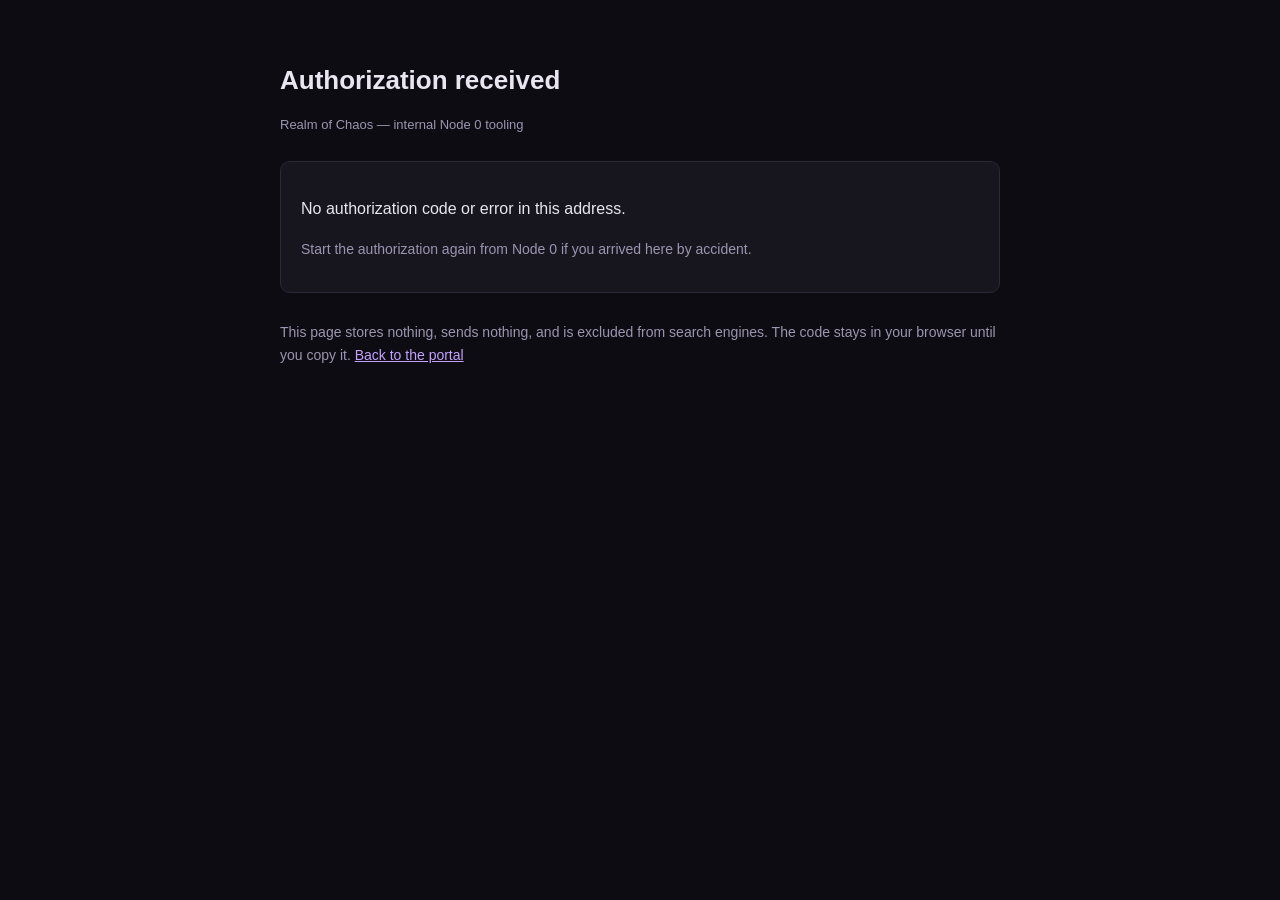
<file: patreon-callback.html>
<!DOCTYPE html>
<html lang="en">
<head>
<meta charset="utf-8" />
<meta name="viewport" content="width=device-width, initial-scale=1" />
<title>Authorization received — Realm of Chaos</title>
<meta name="robots" content="noindex,nofollow" />
<meta name="referrer" content="no-referrer" />
<style>
  :root { --bg:#0d0c13; --fg:#e9e6f2; --muted:#9c95b0; --line:#2c2838; --accent:#7e22ce; }
  body { margin:0; background:var(--bg); color:var(--fg); font:16px/1.6 -apple-system,BlinkMacSystemFont,"Segoe UI",Roboto,Helvetica,Arial,sans-serif; }
  main { max-width:720px; margin:0 auto; padding:60px 22px 90px; }
  h1 { font-size:26px; margin:0 0 4px; }
  .stamp { color:var(--muted); font-size:13px; margin-bottom:26px; }
  .card { background:#17161f; border:1px solid var(--line); border-radius:10px; padding:18px 20px; margin:18px 0; }
  code, pre { font-family:ui-monospace,SFMono-Regular,Menlo,Consolas,monospace; }
  pre { background:#0f0e16; border:1px solid var(--line); border-radius:8px; padding:14px; overflow-wrap:anywhere; white-space:pre-wrap; font-size:13px; }
  button { background:var(--accent); color:#fff; border:0; border-radius:6px; padding:9px 16px; font-size:14px; cursor:pointer; }
  .muted { color:var(--muted); font-size:14px; }
  a { color:#c4a3ff; }
  .warn { border-left:3px solid #b45309; padding-left:14px; color:#e8d9c0; }
</style>
</head>
<body>
<main>
  <h1>Authorization received</h1>
  <p class="stamp">Realm of Chaos — internal Node 0 tooling</p>

  <div id="error" class="card warn" hidden>
    <strong>Patreon returned an error.</strong>
    <pre id="errorText"></pre>
    <p class="muted">Tell Node 0 what it says, and nothing else needs to change.</p>
  </div>

  <div id="ok" class="card" hidden>
    <p>Copy this authorization code and save it on the local machine. It expires quickly, so do it now.</p>
    <pre id="code"></pre>
    <button id="copy">Copy code</button>
    <p class="muted" style="margin-top:14px">
      Save it into your local secrets file as <code>"authorization_code"</code>. Do not paste it into a chat —
      Node 0 reads the file from disk.
    </p>
  </div>

  <div id="none" class="card" hidden>
    <p>No authorization code or error in this address.</p>
    <p class="muted">Start the authorization again from Node 0 if you arrived here by accident.</p>
  </div>

  <p class="muted" style="margin-top:28px">
    This page stores nothing, sends nothing, and is excluded from search engines. The code stays in your browser
    until you copy it. <a href="/index.html">Back to the portal</a>
  </p>
</main>
<script>
  (function () {
    var p = new URLSearchParams(window.location.search);
    var code = p.get("code"), err = p.get("error") || p.get("error_description");
    var ok = document.getElementById("ok"), bad = document.getElementById("error"), none = document.getElementById("none");
    if (code) {
      document.getElementById("code").textContent = code;
      ok.hidden = false;
      document.getElementById("copy").onclick = function () {
        navigator.clipboard.writeText(code).then(function () {
          document.getElementById("copy").textContent = "Copied";
        });
      };
    } else if (err) {
      document.getElementById("errorText").textContent = err;
      bad.hidden = false;
    } else {
      none.hidden = false;
    }
    // keep the code out of the URL bar and out of any history entry
    if (window.history && window.history.replaceState) {
      window.history.replaceState({}, document.title, window.location.pathname);
    }
  })();
</script>
</body>
</html>
</file>
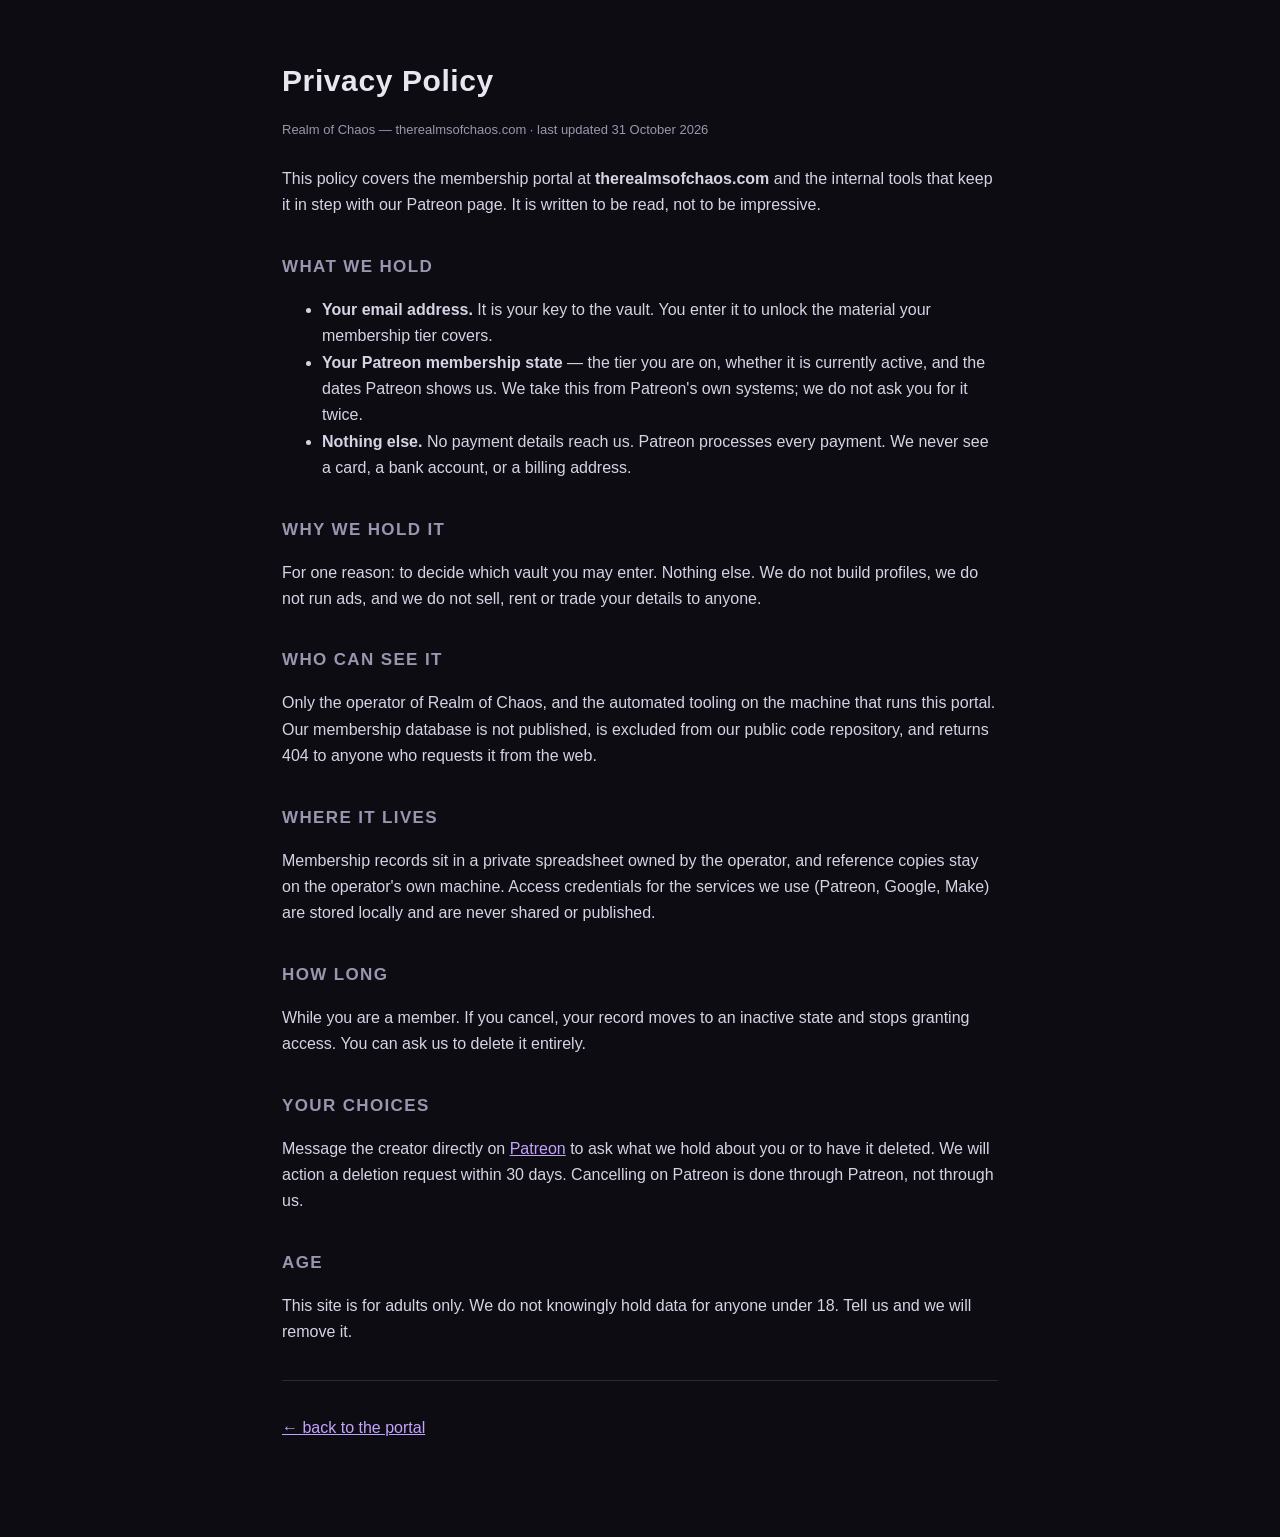
<file: privacy.html>
<!DOCTYPE html>
<html lang="en">
<head>
<meta charset="utf-8" />
<meta name="viewport" content="width=device-width, initial-scale=1" />
<title>Privacy Policy — Realm of Chaos</title>
<meta name="robots" content="noindex" />
<style>
  :root { --bg:#0d0c13; --fg:#e9e6f2; --muted:#9c95b0; --line:#2c2838; --accent:#7e22ce; }
  * { box-sizing:border-box; }
  body { margin:0; background:var(--bg); color:var(--fg); font:16px/1.65 -apple-system,BlinkMacSystemFont,"Segoe UI",Roboto,Helvetica,Arial,sans-serif; }
  main { max-width:760px; margin:0 auto; padding:56px 22px 80px; }
  h1 { font-size:30px; letter-spacing:.02em; margin:0 0 6px; }
  h2 { font-size:17px; letter-spacing:.08em; text-transform:uppercase; color:var(--muted); margin:34px 0 10px; }
  p, li { color:#d7d3e4; }
  a { color:#c4a3ff; }
  .stamp { color:var(--muted); font-size:13px; margin-bottom:26px; }
  hr { border:0; border-top:1px solid var(--line); margin:34px 0; }
  code { background:#17161f; border:1px solid var(--line); border-radius:4px; padding:1px 5px; font-size:14px; }
</style>
</head>
<body>
<main>
  <h1>Privacy Policy</h1>
  <p class="stamp">Realm of Chaos — therealmsofchaos.com · last updated 31 October 2026</p>

  <p>This policy covers the membership portal at <strong>therealmsofchaos.com</strong> and the internal tools that
  keep it in step with our Patreon page. It is written to be read, not to be impressive.</p>

  <h2>What we hold</h2>
  <ul>
    <li><strong>Your email address.</strong> It is your key to the vault. You enter it to unlock the material your
    membership tier covers.</li>
    <li><strong>Your Patreon membership state</strong> — the tier you are on, whether it is currently active, and
    the dates Patreon shows us. We take this from Patreon's own systems; we do not ask you for it twice.</li>
    <li><strong>Nothing else.</strong> No payment details reach us. Patreon processes every payment. We never see a
    card, a bank account, or a billing address.</li>
  </ul>

  <h2>Why we hold it</h2>
  <p>For one reason: to decide which vault you may enter. Nothing else. We do not build profiles, we do not run ads,
  and we do not sell, rent or trade your details to anyone.</p>

  <h2>Who can see it</h2>
  <p>Only the operator of Realm of Chaos, and the automated tooling on the machine that runs this portal. Our
  membership database is not published, is excluded from our public code repository, and returns 404 to anyone who
  requests it from the web.</p>

  <h2>Where it lives</h2>
  <p>Membership records sit in a private spreadsheet owned by the operator, and reference copies stay on the
  operator's own machine. Access credentials for the services we use (Patreon, Google, Make) are stored locally and
  are never shared or published.</p>

  <h2>How long</h2>
  <p>While you are a member. If you cancel, your record moves to an inactive state and stops granting access. You
  can ask us to delete it entirely.</p>

  <h2>Your choices</h2>
  <p>Message the creator directly on <a href="https://www.patreon.com/Realm0fChaos">Patreon</a> to ask what we hold
  about you or to have it deleted. We will action a deletion request within 30 days. Cancelling on Patreon is done
  through Patreon, not through us.</p>

  <h2>Age</h2>
  <p>This site is for adults only. We do not knowingly hold data for anyone under 18. Tell us and we will remove it.</p>

  <hr />
  <p><a href="/index.html">← back to the portal</a></p>
</main>
</body>
</html>
</file>
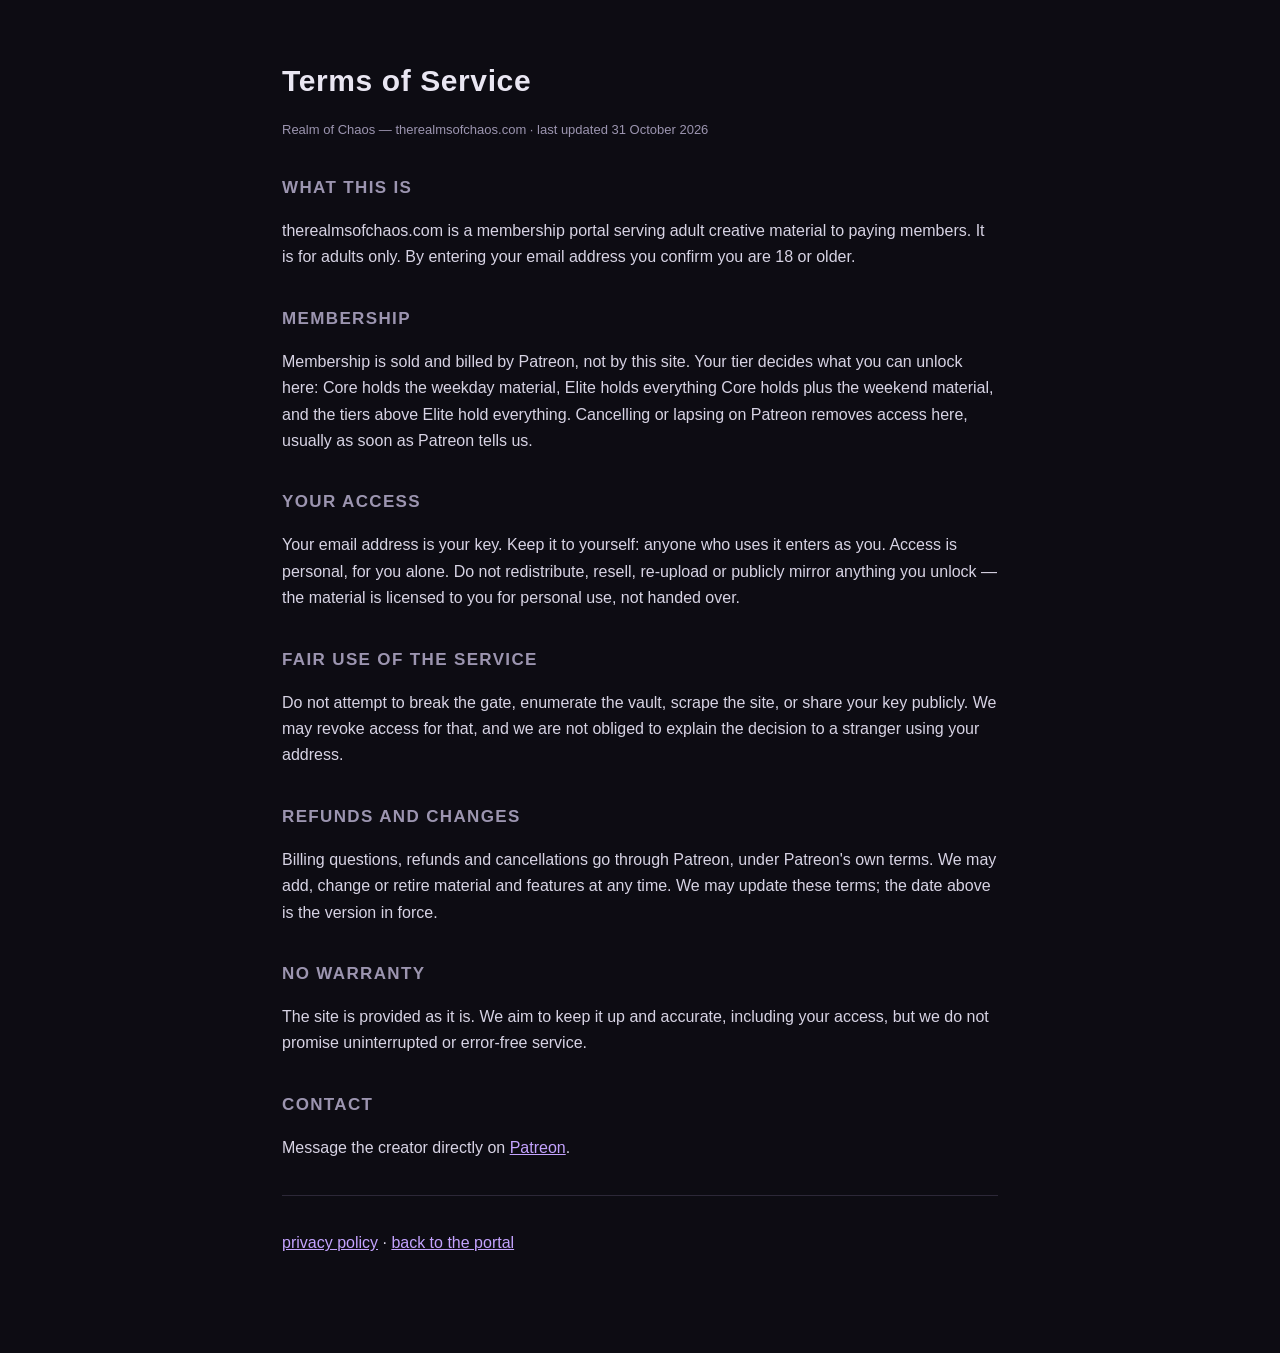
<file: terms.html>
<!DOCTYPE html>
<html lang="en">
<head>
<meta charset="utf-8" />
<meta name="viewport" content="width=device-width, initial-scale=1" />
<title>Terms of Service — Realm of Chaos</title>
<meta name="robots" content="noindex" />
<style>
  :root { --bg:#0d0c13; --fg:#e9e6f2; --muted:#9c95b0; --line:#2c2838; --accent:#7e22ce; }
  * { box-sizing:border-box; }
  body { margin:0; background:var(--bg); color:var(--fg); font:16px/1.65 -apple-system,BlinkMacSystemFont,"Segoe UI",Roboto,Helvetica,Arial,sans-serif; }
  main { max-width:760px; margin:0 auto; padding:56px 22px 80px; }
  h1 { font-size:30px; letter-spacing:.02em; margin:0 0 6px; }
  h2 { font-size:17px; letter-spacing:.08em; text-transform:uppercase; color:var(--muted); margin:34px 0 10px; }
  p, li { color:#d7d3e4; }
  a { color:#c4a3ff; }
  .stamp { color:var(--muted); font-size:13px; margin-bottom:26px; }
  hr { border:0; border-top:1px solid var(--line); margin:34px 0; }
</style>
</head>
<body>
<main>
  <h1>Terms of Service</h1>
  <p class="stamp">Realm of Chaos — therealmsofchaos.com · last updated 31 October 2026</p>

  <h2>What this is</h2>
  <p>therealmsofchaos.com is a membership portal serving adult creative material to paying members. It is for adults
  only. By entering your email address you confirm you are 18 or older.</p>

  <h2>Membership</h2>
  <p>Membership is sold and billed by Patreon, not by this site. Your tier decides what you can unlock here: Core
  holds the weekday material, Elite holds everything Core holds plus the weekend material, and the tiers above
  Elite hold everything. Cancelling or lapsing on Patreon removes access here, usually as soon as Patreon tells us.</p>

  <h2>Your access</h2>
  <p>Your email address is your key. Keep it to yourself: anyone who uses it enters as you. Access is personal, for
  you alone. Do not redistribute, resell, re-upload or publicly mirror anything you unlock — the material is
  licensed to you for personal use, not handed over.</p>

  <h2>Fair use of the service</h2>
  <p>Do not attempt to break the gate, enumerate the vault, scrape the site, or share your key publicly. We may
  revoke access for that, and we are not obliged to explain the decision to a stranger using your address.</p>

  <h2>Refunds and changes</h2>
  <p>Billing questions, refunds and cancellations go through Patreon, under Patreon's own terms. We may add,
  change or retire material and features at any time. We may update these terms; the date above is the version in
  force.</p>

  <h2>No warranty</h2>
  <p>The site is provided as it is. We aim to keep it up and accurate, including your access, but we do not promise
  uninterrupted or error-free service.</p>

  <h2>Contact</h2>
  <p>Message the creator directly on <a href="https://www.patreon.com/Realm0fChaos">Patreon</a>.</p>

  <hr />
  <p><a href="/privacy.html">privacy policy</a> · <a href="/index.html">back to the portal</a></p>
</main>
</body>
</html>
</file>
